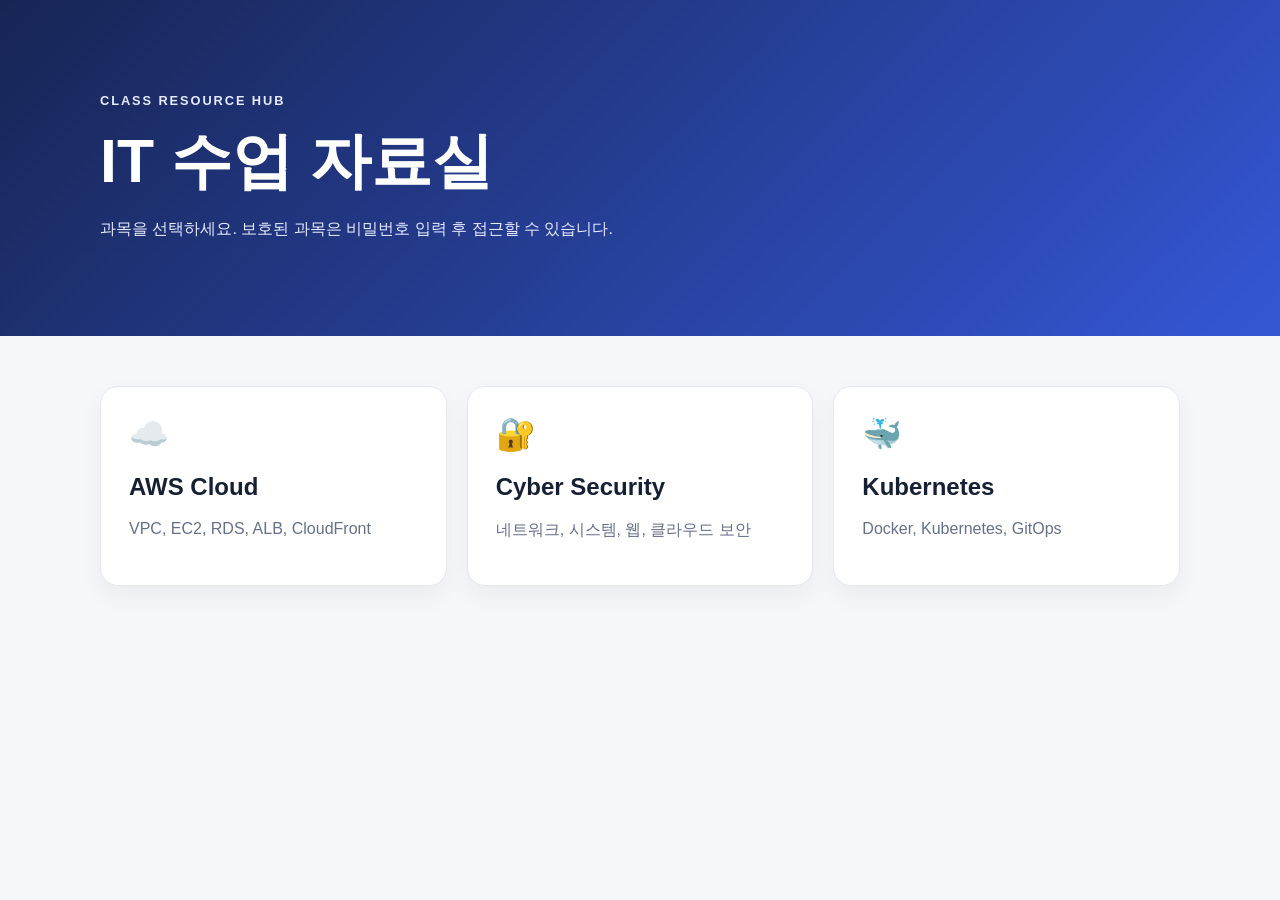
<file: index.html>
<!doctype html><html lang="ko"><head><meta charset="utf-8"><meta name="viewport" content="width=device-width,initial-scale=1"><title>IT 수업 자료실</title><link rel="stylesheet" href="/css/style.css"></head><body><header class="hero"><div class="wrap"><p class="eyebrow">CLASS RESOURCE HUB</p><h1>IT 수업 자료실</h1><p>과목을 선택하세요. 보호된 과목은 비밀번호 입력 후 접근할 수 있습니다.</p></div></header><main class="wrap"><div class="grid"><a class="card" href="/aws/"><span>☁️</span><h2>AWS Cloud</h2><p>VPC, EC2, RDS, ALB, CloudFront</p></a><a class="card" href="/security/"><span>🔐</span><h2>Cyber Security</h2><p>네트워크, 시스템, 웹, 클라우드 보안</p></a><a class="card" href="/kubernetes/"><span>🐳</span><h2>Kubernetes</h2><p>Docker, Kubernetes, GitOps</p></a></div></main></body></html>
</file>
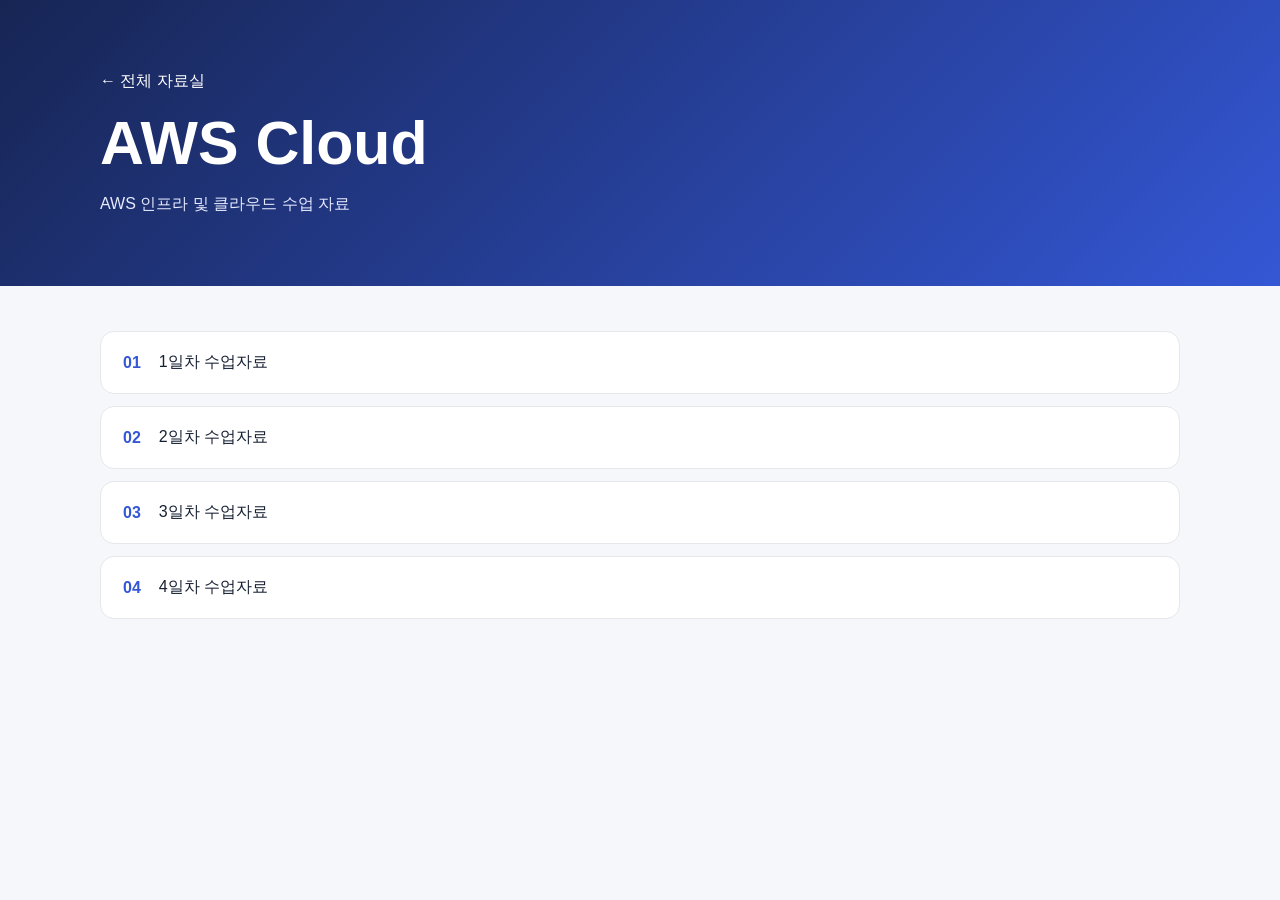
<file: aws/index.html>
<!doctype html><html lang="ko"><head><meta charset="utf-8"><meta name="viewport" content="width=device-width,initial-scale=1"><title>AWS Cloud</title><link rel="stylesheet" href="/css/style.css"></head><body><header class="hero small"><div class="wrap"><p><a class="back" href="/">← 전체 자료실</a></p><h1>AWS Cloud</h1><p>AWS 인프라 및 클라우드 수업 자료</p></div></header><main class="wrap"><section class="list"><a href="https://www.notion.so/" target="_blank"><b>01</b><span>1일차 수업자료</span></a><a href="https://www.notion.so/" target="_blank"><b>02</b><span>2일차 수업자료</span></a><a href="https://www.notion.so/" target="_blank"><b>03</b><span>3일차 수업자료</span></a><a href="https://www.notion.so/" target="_blank"><b>04</b><span>4일차 수업자료</span></a></section></main></body></html>
</file>
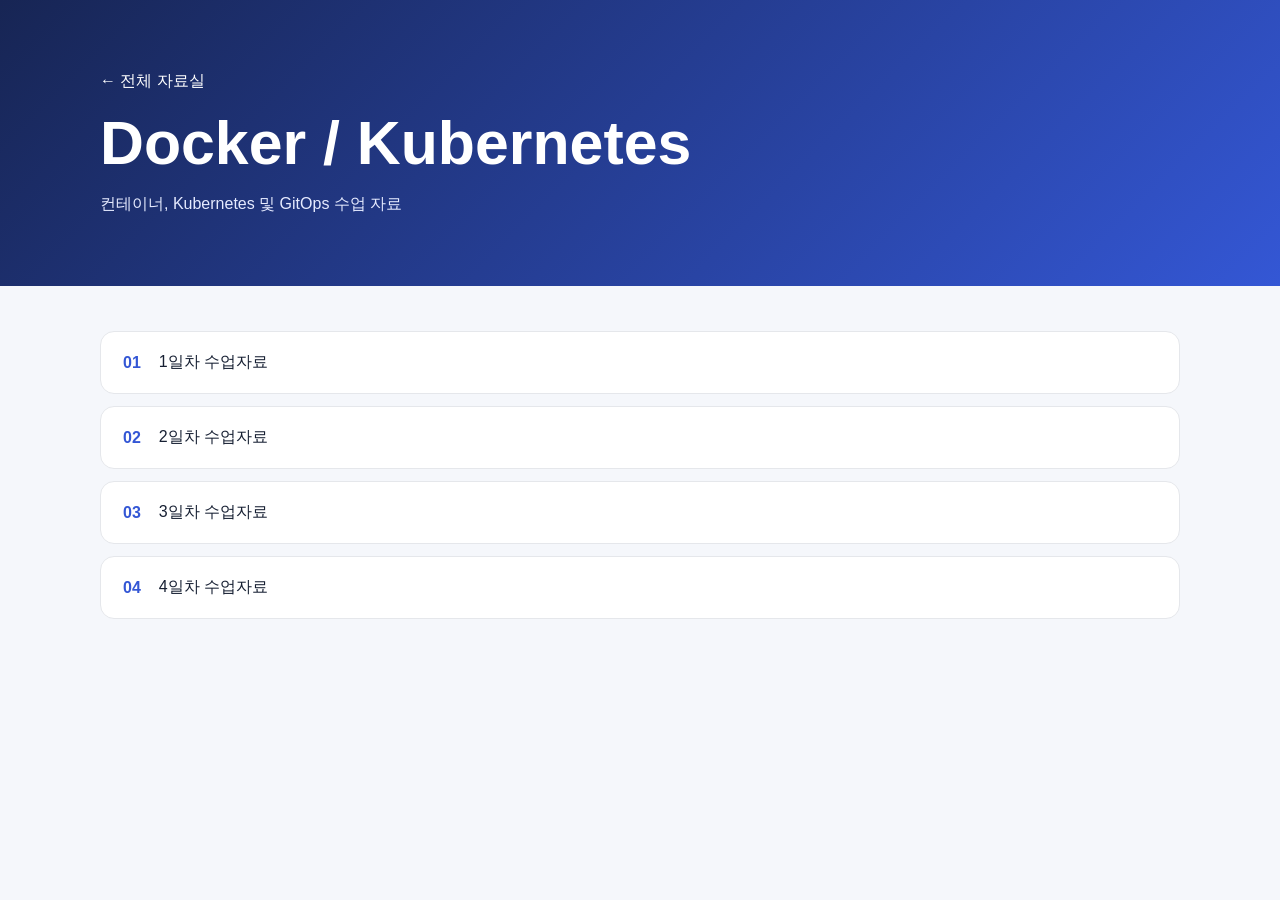
<file: kubernetes/index.html>
<!doctype html><html lang="ko"><head><meta charset="utf-8"><meta name="viewport" content="width=device-width,initial-scale=1"><title>Docker / Kubernetes</title><link rel="stylesheet" href="/css/style.css"></head><body><header class="hero small"><div class="wrap"><p><a class="back" href="/">← 전체 자료실</a></p><h1>Docker / Kubernetes</h1><p>컨테이너, Kubernetes 및 GitOps 수업 자료</p></div></header><main class="wrap"><section class="list"><a href="https://www.notion.so/" target="_blank"><b>01</b><span>1일차 수업자료</span></a><a href="https://www.notion.so/" target="_blank"><b>02</b><span>2일차 수업자료</span></a><a href="https://www.notion.so/" target="_blank"><b>03</b><span>3일차 수업자료</span></a><a href="https://www.notion.so/" target="_blank"><b>04</b><span>4일차 수업자료</span></a></section></main></body></html>
</file>
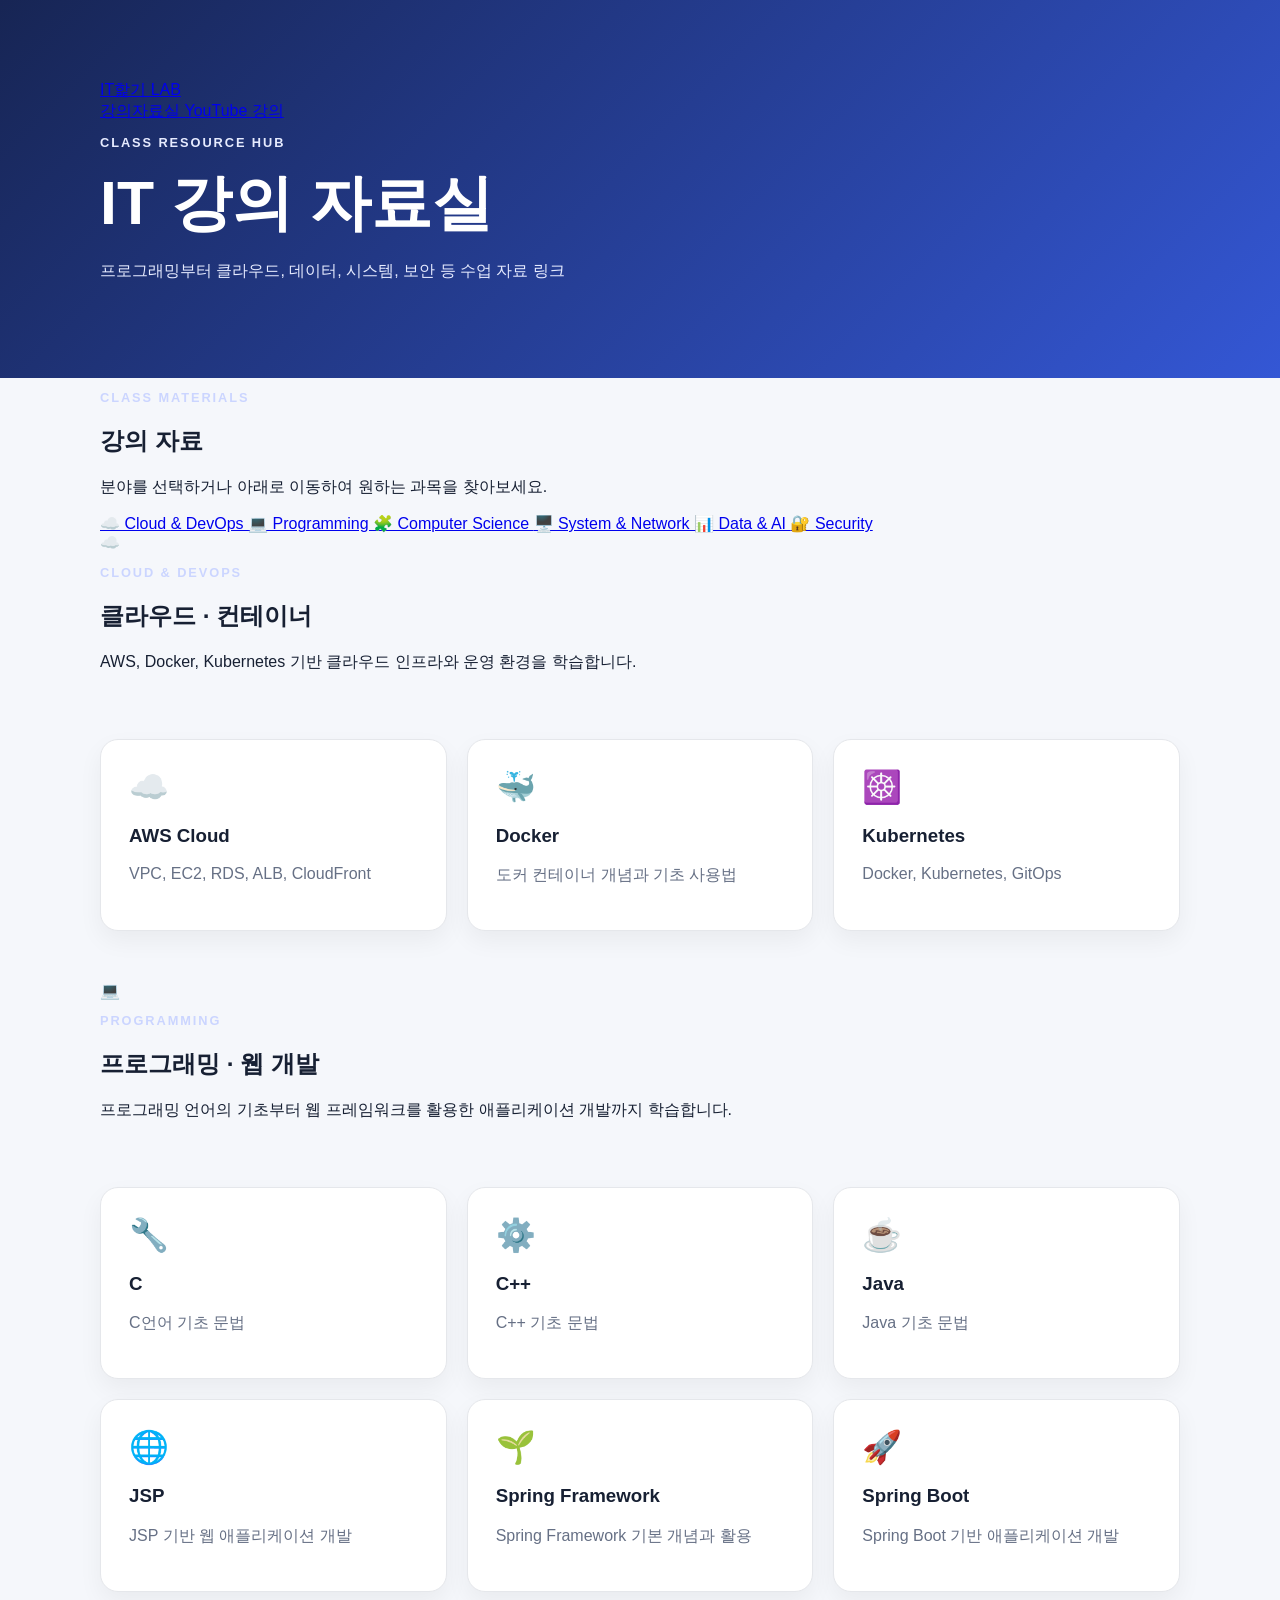
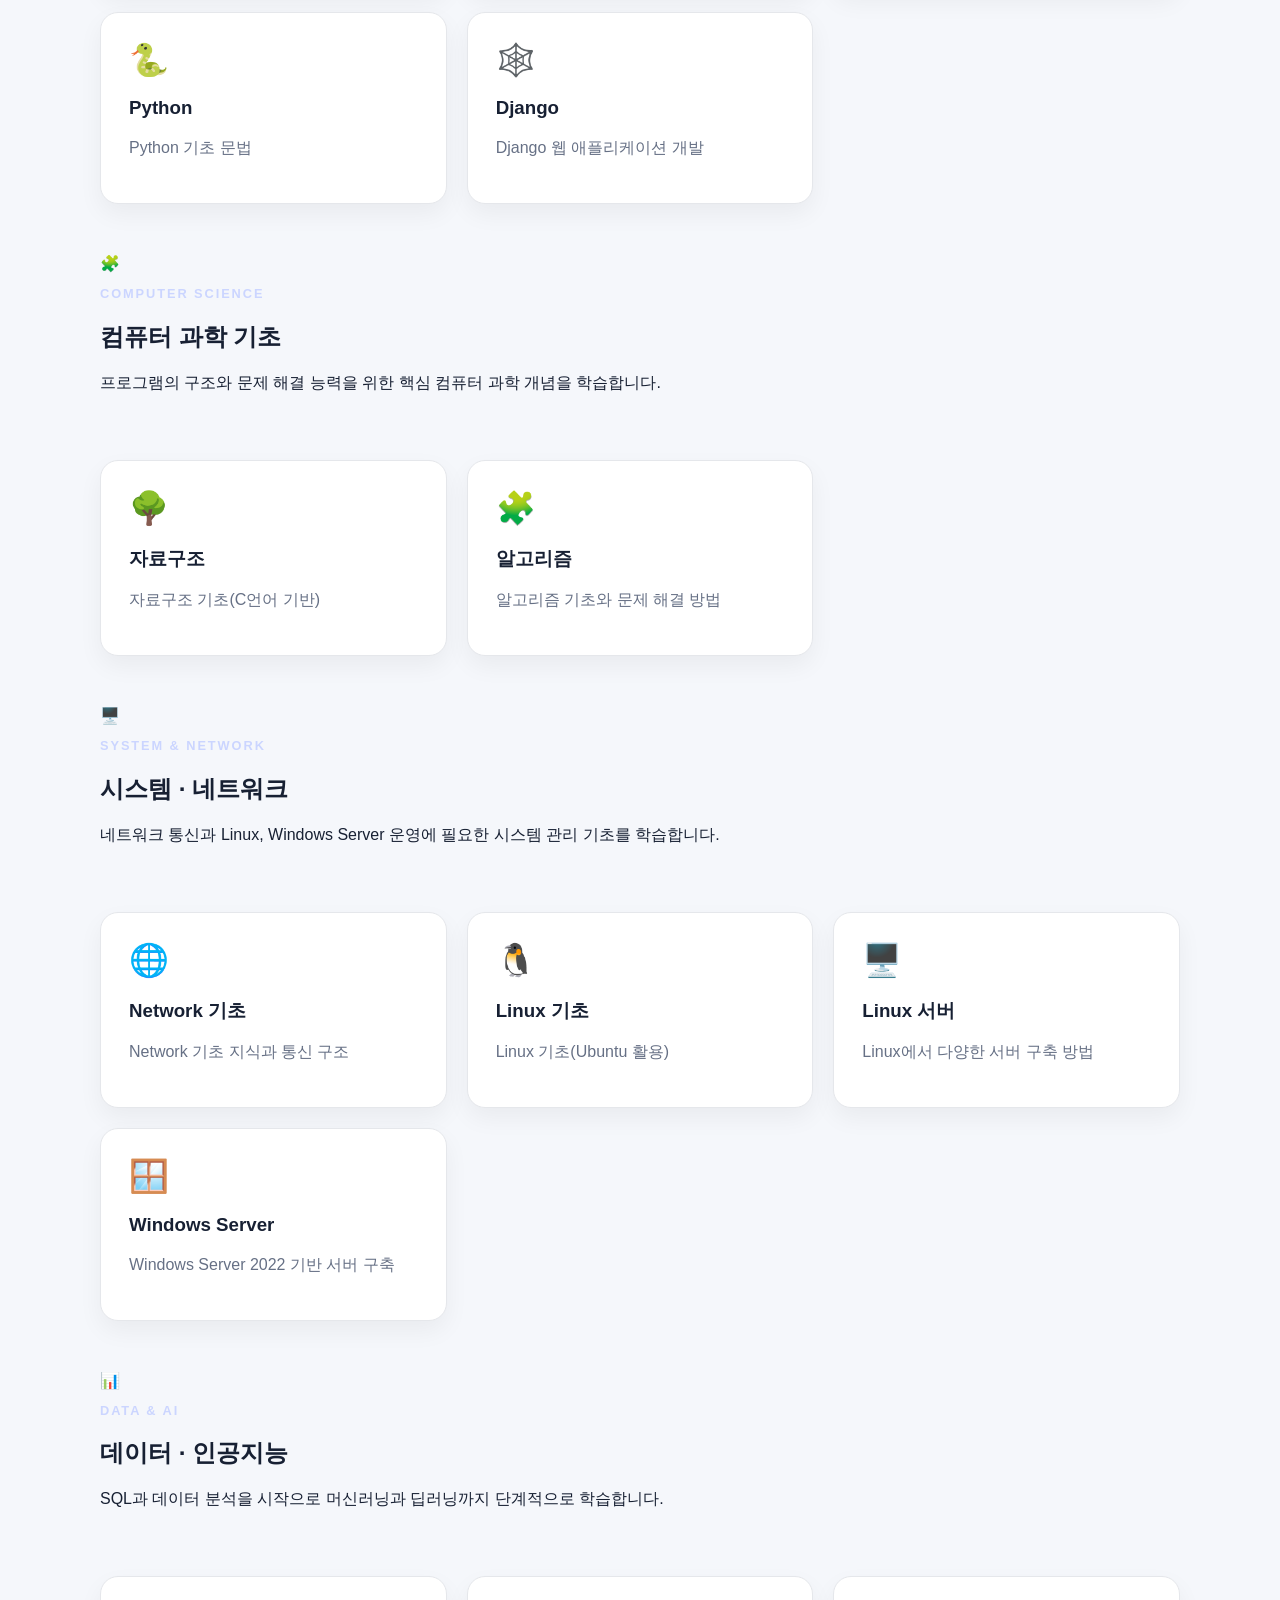
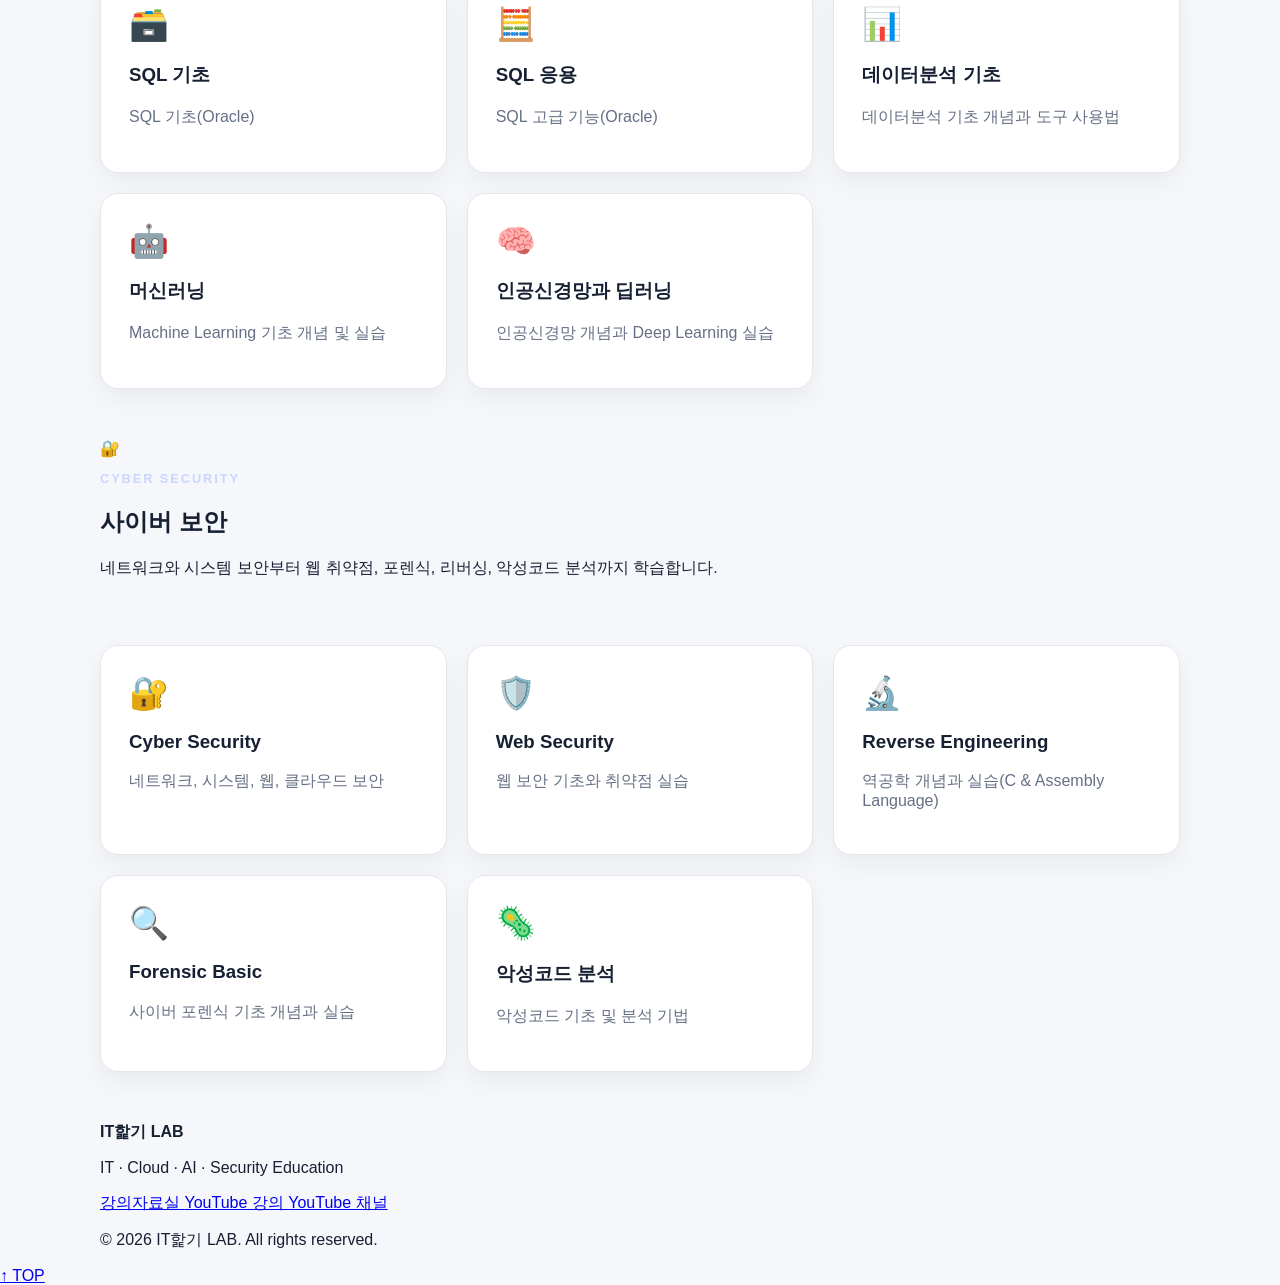
<file: public/index.html>
<!doctype html>
<html lang="ko">

<head>
    <meta charset="utf-8">
    <meta name="viewport" content="width=device-width, initial-scale=1">

    <title>IT핥기 LAB | 강의자료실</title>

    <link rel="stylesheet" href="/css/style.css">
    <link rel="icon" type="image/png" href="/favicon.png">
</head>

<body id="top">

    <!-- =========================
         HERO / HEADER
    ========================== -->
    <header class="hero">
        <div class="wrap">

            <div class="top-nav">

                <a href="/" class="brand">
                    IT핥기 LAB
                </a>

                <nav class="nav-menu" aria-label="주요 메뉴">

                    <a
                        href="/"
                        class="active"
                        aria-current="page"
                    >
                        강의자료실
                    </a>

                    <a href="/youtube/">
                        YouTube 강의
                    </a>

                </nav>

            </div>


            <div class="hero-content">

                <p class="eyebrow">
                    CLASS RESOURCE HUB
                </p>

                <h1>
                    IT 강의 자료실
                </h1>

                <p>
                    프로그래밍부터 클라우드, 데이터, 시스템, 보안 등 수업 자료 링크
                </p>

            </div>

        </div>
    </header>


    <!-- =========================
         MAIN
    ========================== -->
    <main class="wrap">

        <section class="section">

            <div class="section-title">

                <p class="eyebrow dark">
                    CLASS MATERIALS
                </p>

                <h2>
                    강의 자료
                </h2>

                <p>
                    분야를 선택하거나 아래로 이동하여 원하는 과목을 찾아보세요.
                </p>

            </div>


            <!-- 카테고리 바로가기 -->
            <nav class="category-nav" aria-label="강의 카테고리">

                <a href="#cloud">
                    ☁️ Cloud & DevOps
                </a>

                <a href="#programming">
                    💻 Programming
                </a>

                <a href="#computer-science">
                    🧩 Computer Science
                </a>

                <a href="#system-network">
                    🖥️ System & Network
                </a>

                <a href="#data-ai">
                    📊 Data & AI
                </a>

                <a href="#security">
                    🔐 Security
                </a>

            </nav>


            <!-- =========================
                 CLOUD & DEVOPS
            ========================== -->
            <section
                id="cloud"
                class="content-category"
            >

                <div class="content-category-header">

                    <span class="content-category-icon">
                        ☁️
                    </span>

                    <div>

                        <p class="eyebrow dark">
                            CLOUD & DEVOPS
                        </p>

                        <h2>
                            클라우드 · 컨테이너
                        </h2>

                        <p>
                            AWS, Docker, Kubernetes 기반 클라우드 인프라와
                            운영 환경을 학습합니다.
                        </p>

                    </div>

                </div>


                <div class="grid">

                    <a class="card" href="/aws/">
                        <span class="card-icon">☁️</span>
                        <h3>AWS Cloud</h3>
                        <p>VPC, EC2, RDS, ALB, CloudFront</p>
                    </a>

                    <a class="card" href="/docker/">
                        <span class="card-icon">🐳</span>
                        <h3>Docker</h3>
                        <p>도커 컨테이너 개념과 기초 사용법</p>
                    </a>

                    <a class="card" href="/kubernetes/">
                        <span class="card-icon">☸️</span>
                        <h3>Kubernetes</h3>
                        <p>Docker, Kubernetes, GitOps</p>
                    </a>

                </div>

            </section>


            <!-- =========================
                 PROGRAMMING
            ========================== -->
            <section
                id="programming"
                class="content-category"
            >

                <div class="content-category-header">

                    <span class="content-category-icon">
                        💻
                    </span>

                    <div>

                        <p class="eyebrow dark">
                            PROGRAMMING
                        </p>

                        <h2>
                            프로그래밍 · 웹 개발
                        </h2>

                        <p>
                            프로그래밍 언어의 기초부터 웹 프레임워크를 활용한
                            애플리케이션 개발까지 학습합니다.
                        </p>

                    </div>

                </div>


                <div class="grid">

                    <a class="card" href="/c/">
                        <span class="card-icon">🔧</span>
                        <h3>C</h3>
                        <p>C언어 기초 문법</p>
                    </a>

                    <a class="card" href="/cpp/">
                        <span class="card-icon">⚙️</span>
                        <h3>C++</h3>
                        <p>C++ 기초 문법</p>
                    </a>

                    <a class="card" href="/java/">
                        <span class="card-icon">☕</span>
                        <h3>Java</h3>
                        <p>Java 기초 문법</p>
                    </a>

                    <a class="card" href="/jsp/">
                        <span class="card-icon">🌐</span>
                        <h3>JSP</h3>
                        <p>JSP 기반 웹 애플리케이션 개발</p>
                    </a>

                    <a class="card" href="/spring/">
                        <span class="card-icon">🌱</span>
                        <h3>Spring Framework</h3>
                        <p>Spring Framework 기본 개념과 활용</p>
                    </a>

                    <a class="card" href="/springboot/">
                        <span class="card-icon">🚀</span>
                        <h3>Spring Boot</h3>
                        <p>Spring Boot 기반 애플리케이션 개발</p>
                    </a>

                    <a class="card" href="/python/">
                        <span class="card-icon">🐍</span>
                        <h3>Python</h3>
                        <p>Python 기초 문법</p>
                    </a>

                    <a class="card" href="/django/">
                        <span class="card-icon">🕸️</span>
                        <h3>Django</h3>
                        <p>Django 웹 애플리케이션 개발</p>
                    </a>

                </div>

            </section>


            <!-- =========================
                 COMPUTER SCIENCE
            ========================== -->
            <section
                id="computer-science"
                class="content-category"
            >

                <div class="content-category-header">

                    <span class="content-category-icon">
                        🧩
                    </span>

                    <div>

                        <p class="eyebrow dark">
                            COMPUTER SCIENCE
                        </p>

                        <h2>
                            컴퓨터 과학 기초
                        </h2>

                        <p>
                            프로그램의 구조와 문제 해결 능력을 위한
                            핵심 컴퓨터 과학 개념을 학습합니다.
                        </p>

                    </div>

                </div>


                <div class="grid">

                    <a class="card" href="/data-structure/">
                        <span class="card-icon">🌳</span>
                        <h3>자료구조</h3>
                        <p>자료구조 기초(C언어 기반)</p>
                    </a>

                    <a class="card" href="/algo/">
                        <span class="card-icon">🧩</span>
                        <h3>알고리즘</h3>
                        <p>알고리즘 기초와 문제 해결 방법</p>
                    </a>

                </div>

            </section>


            <!-- =========================
                 SYSTEM & NETWORK
            ========================== -->
            <section
                id="system-network"
                class="content-category"
            >

                <div class="content-category-header">

                    <span class="content-category-icon">
                        🖥️
                    </span>

                    <div>

                        <p class="eyebrow dark">
                            SYSTEM & NETWORK
                        </p>

                        <h2>
                            시스템 · 네트워크
                        </h2>

                        <p>
                            네트워크 통신과 Linux, Windows Server 운영에 필요한
                            시스템 관리 기초를 학습합니다.
                        </p>

                    </div>

                </div>


                <div class="grid">

                    <a class="card" href="/network/">
                        <span class="card-icon">🌐</span>
                        <h3>Network 기초</h3>
                        <p>Network 기초 지식과 통신 구조</p>
                    </a>

                    <a class="card" href="/linux1/">
                        <span class="card-icon">🐧</span>
                        <h3>Linux 기초</h3>
                        <p>Linux 기초(Ubuntu 활용)</p>
                    </a>

                    <a class="card" href="/linux2/">
                        <span class="card-icon">🖥️</span>
                        <h3>Linux 서버</h3>
                        <p>Linux에서 다양한 서버 구축 방법</p>
                    </a>

                    <a class="card" href="/winsrv/">
                        <span class="card-icon">🪟</span>
                        <h3>Windows Server</h3>
                        <p>Windows Server 2022 기반 서버 구축</p>
                    </a>

                </div>

            </section>


            <!-- =========================
                 DATA & AI
            ========================== -->
            <section
                id="data-ai"
                class="content-category"
            >

                <div class="content-category-header">

                    <span class="content-category-icon">
                        📊
                    </span>

                    <div>

                        <p class="eyebrow dark">
                            DATA & AI
                        </p>

                        <h2>
                            데이터 · 인공지능
                        </h2>

                        <p>
                            SQL과 데이터 분석을 시작으로 머신러닝과
                            딥러닝까지 단계적으로 학습합니다.
                        </p>

                    </div>

                </div>


                <div class="grid">

                    <a class="card" href="/sql1/">
                        <span class="card-icon">🗃️</span>
                        <h3>SQL 기초</h3>
                        <p>SQL 기초(Oracle)</p>
                    </a>

                    <a class="card" href="/sql2/">
                        <span class="card-icon">🧮</span>
                        <h3>SQL 응용</h3>
                        <p>SQL 고급 기능(Oracle)</p>
                    </a>

                    <a class="card" href="/da/">
                        <span class="card-icon">📊</span>
                        <h3>데이터분석 기초</h3>
                        <p>데이터분석 기초 개념과 도구 사용법</p>
                    </a>

                    <a class="card" href="/ml/">
                        <span class="card-icon">🤖</span>
                        <h3>머신러닝</h3>
                        <p>Machine Learning 기초 개념 및 실습</p>
                    </a>

                    <a class="card" href="/dl/">
                        <span class="card-icon">🧠</span>
                        <h3>인공신경망과 딥러닝</h3>
                        <p>인공신경망 개념과 Deep Learning 실습</p>
                    </a>

                </div>

            </section>


            <!-- =========================
                 SECURITY
            ========================== -->
            <section
                id="security"
                class="content-category"
            >

                <div class="content-category-header">

                    <span class="content-category-icon">
                        🔐
                    </span>

                    <div>

                        <p class="eyebrow dark">
                            CYBER SECURITY
                        </p>

                        <h2>
                            사이버 보안
                        </h2>

                        <p>
                            네트워크와 시스템 보안부터 웹 취약점,
                            포렌식, 리버싱, 악성코드 분석까지 학습합니다.
                        </p>

                    </div>

                </div>


                <div class="grid">

                    <a class="card" href="/cyber/">
                        <span class="card-icon">🔐</span>
                        <h3>Cyber Security</h3>
                        <p>네트워크, 시스템, 웹, 클라우드 보안</p>
                    </a>

                    <a class="card" href="/ws/">
                        <span class="card-icon">🛡️</span>
                        <h3>Web Security</h3>
                        <p>웹 보안 기초와 취약점 실습</p>
                    </a>

                    <a class="card" href="/rev/">
                        <span class="card-icon">🔬</span>
                        <h3>Reverse Engineering</h3>
                        <p>역공학 개념과 실습(C & Assembly Language)</p>
                    </a>

                    <a class="card" href="/fb/">
                        <span class="card-icon">🔍</span>
                        <h3>Forensic Basic</h3>
                        <p>사이버 포렌식 기초 개념과 실습</p>
                    </a>

                    <a class="card" href="/ma/">
                        <span class="card-icon">🦠</span>
                        <h3>악성코드 분석</h3>
                        <p>악성코드 기초 및 분석 기법</p>
                    </a>

                </div>

            </section>

        </section>

    </main>


    <!-- =========================
         FOOTER
    ========================== -->
    <footer class="footer">

        <div class="wrap footer-inner">

            <div class="footer-brand">

                <strong>
                    IT핥기 LAB
                </strong>

                <p>
                    IT · Cloud · AI · Security Education
                </p>

            </div>


            <div class="footer-links">

                <a href="/">
                    강의자료실
                </a>

                <a href="/youtube/">
                    YouTube 강의
                </a>

                <a
                    href="https://www.youtube.com/@ithotgi"
                    target="_blank"
                    rel="noopener"
                >
                    YouTube 채널
                </a>

            </div>

        </div>


        <div class="wrap footer-bottom">

            <p>
                © 2026 IT핥기 LAB. All rights reserved.
            </p>

        </div>

    </footer>
    
    <!-- 맨 위로 이동 -->
    <a
        href="#top"
        class="scroll-top"
        aria-label="맨 위로 이동"
    >
        <span>↑</span>
        <span class="scroll-top-text">TOP</span>
    </a>
</body>

</html>
</file>
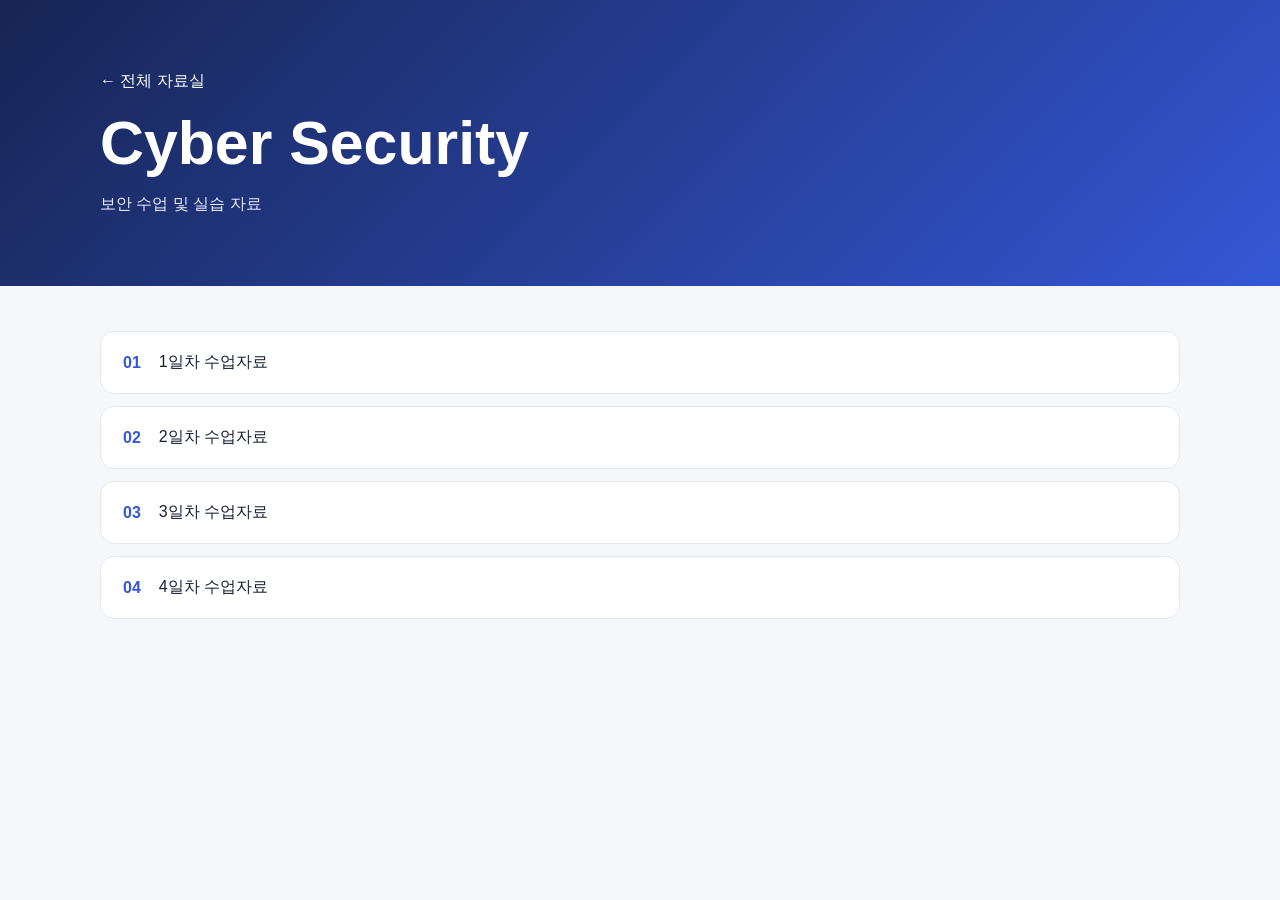
<file: security/index.html>
<!doctype html><html lang="ko"><head><meta charset="utf-8"><meta name="viewport" content="width=device-width,initial-scale=1"><title>Cyber Security</title><link rel="stylesheet" href="/css/style.css"></head><body><header class="hero small"><div class="wrap"><p><a class="back" href="/">← 전체 자료실</a></p><h1>Cyber Security</h1><p>보안 수업 및 실습 자료</p></div></header><main class="wrap"><section class="list"><a href="https://www.notion.so/" target="_blank"><b>01</b><span>1일차 수업자료</span></a><a href="https://www.notion.so/" target="_blank"><b>02</b><span>2일차 수업자료</span></a><a href="https://www.notion.so/" target="_blank"><b>03</b><span>3일차 수업자료</span></a><a href="https://www.notion.so/" target="_blank"><b>04</b><span>4일차 수업자료</span></a></section></main></body></html>
</file>
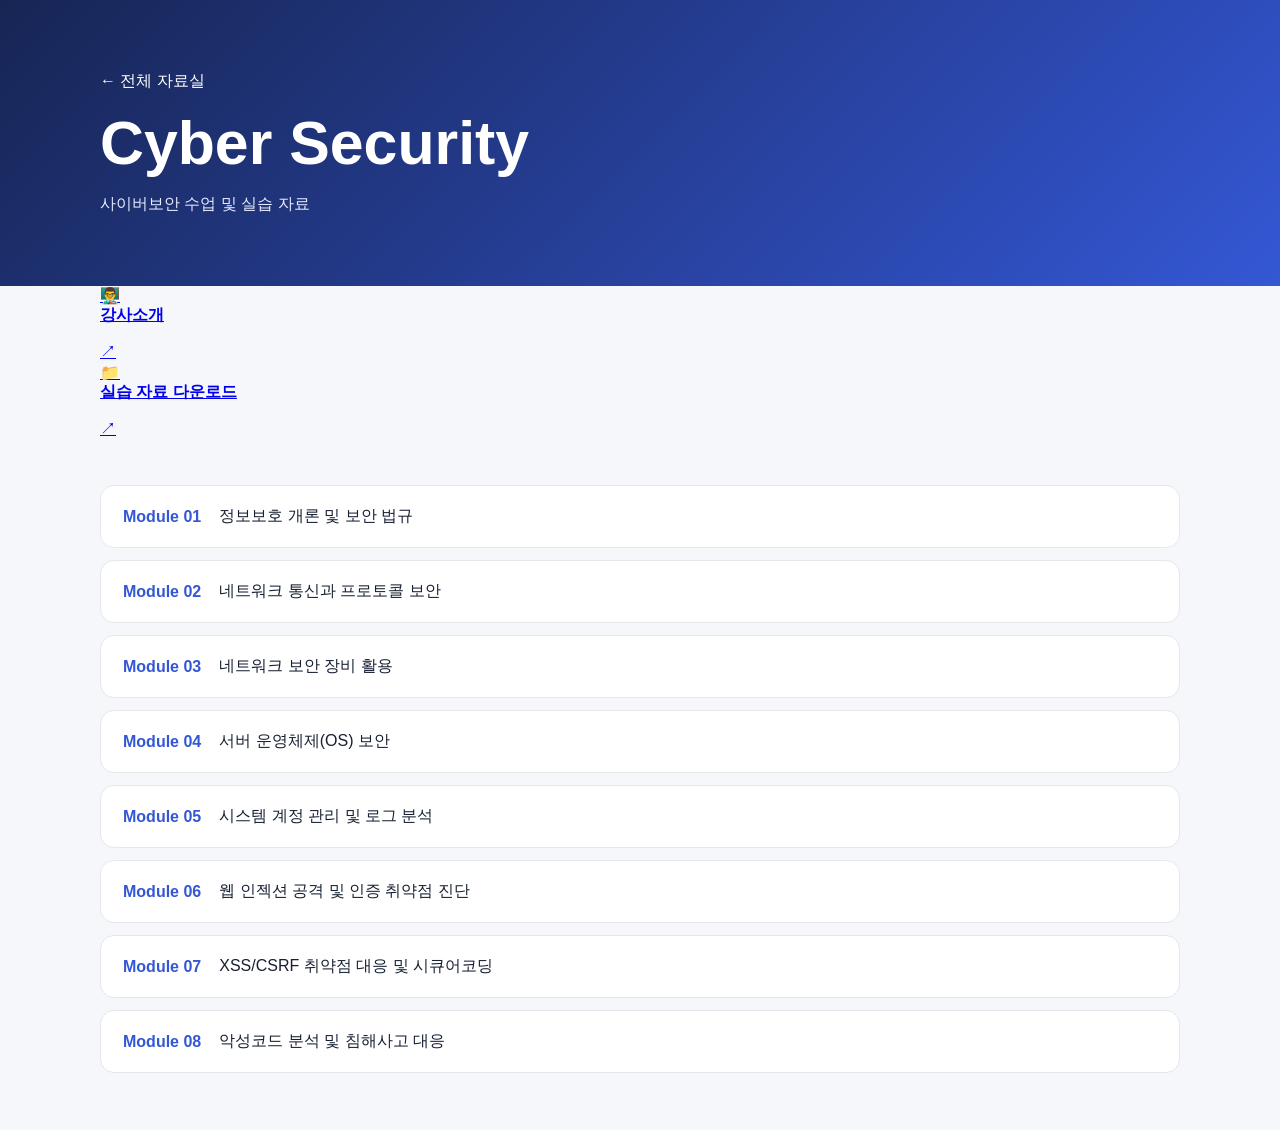
<file: public/cyber/index.html>
<!doctype html>
<html lang="ko">
<head>
  <meta charset="utf-8">
  <meta name="viewport" content="width=device-width, initial-scale=1">

  <title>Cyber Security</title>

  <link rel="stylesheet" href="/css/style.css">
</head>

<body>

  <header class="hero small">
    <div class="wrap">

      <p>
        <a class="back" href="/">
          ← 전체 자료실
        </a>
      </p>

      <h1>Cyber Security</h1>

      <p>
        사이버보안 수업 및 실습 자료
      </p>

    </div>
  </header>

  <main class="wrap">
    <!-- =========================
         Instructor
    ========================== -->
    <section class="resource-link">

        <a
            href="https://swamp-sneezeweed-9f3.notion.site/2476223761708045b544c2faad160bea"
            target="_blank"
            rel="noopener"
        >
            <span class="resource-icon">
                👨‍🏫
            </span>

            <div>
                <strong>
                    강사소개
                </strong>
            </div>
            <p>
                    
            </p>
            <span class="resource-arrow">
                ↗
            </span>
        </a>

    </section>

    <!-- =========================
         Google Drive
    ========================== -->
    <section class="resource-link">

        <a
            href="https://drive.google.com/drive/folders/1GwBp4Ds7ty3u792T4eWx-MDPhoX_d9TV"
            target="_blank"
            rel="noopener"
        >
            <span class="resource-icon">
                📁
            </span>

            <div>
                <strong>
                    실습 자료 다운로드
                </strong>

                <p>
                    
                </p>
            </div>

            <span class="resource-arrow">
                ↗
            </span>
        </a>

    </section>

    <section class="list">

      <a
        href="https://swamp-sneezeweed-9f3.notion.site/3c062237617080188a40d85da80b771e"
        target="_blank"
        rel="noopener"
      >
        <b>Module 01</b>
        <span>정보보호 개론 및 보안 법규</span>
      </a>

      <a
        href="https://swamp-sneezeweed-9f3.notion.site/3c06223761708063b749cdbdf73a9336"
        target="_blank"
        rel="noopener"
      >
        <b>Module 02</b>
        <span>네트워크 통신과 프로토콜 보안</span>
      </a>

      <a
        href="https://swamp-sneezeweed-9f3.notion.site/3c0622376170807d9969f2001846413e"
        target="_blank"
        rel="noopener"
      >
        <b>Module 03</b>
        <span>네트워크 보안 장비 활용</span>
      </a>

      <a
        href="https://swamp-sneezeweed-9f3.notion.site/OS-3c062237617080048f23dc4f82bdbfd8"
        target="_blank"
        rel="noopener"
      >
        <b>Module 04</b>
        <span>서버 운영체제(OS) 보안</span>
      </a>

      <a
        href="https://swamp-sneezeweed-9f3.notion.site/3c062237617080cdb096dc894e994a02"
        target="_blank"
        rel="noopener"
      >
        <b>Module 05</b>
        <span>시스템 계정 관리 및 로그 분석</span>
      </a>

      <a
        href="https://swamp-sneezeweed-9f3.notion.site/3c0622376170800782b9deb7dca00683"
        target="_blank"
        rel="noopener"
      >
        <b>Module 06</b>
        <span>웹 인젝션 공격 및 인증 취약점 진단</span>
      </a>

      <a
        href="https://swamp-sneezeweed-9f3.notion.site/XSS-CSRF-3c0622376170805682eee76264ea7bb9"
        target="_blank"
        rel="noopener"
      >
        <b>Module 07</b>
        <span>XSS/CSRF 취약점 대응 및 시큐어코딩</span>
      </a>

      <a
        href="https://swamp-sneezeweed-9f3.notion.site/3c0622376170808f9d8acc35d46b123c"
        target="_blank"
        rel="noopener"
      >
        <b>Module 08</b>
        <span>악성코드 분석 및 침해사고 대응</span>
      </a>

    </section>

  </main>

</body>
</html>
</file>
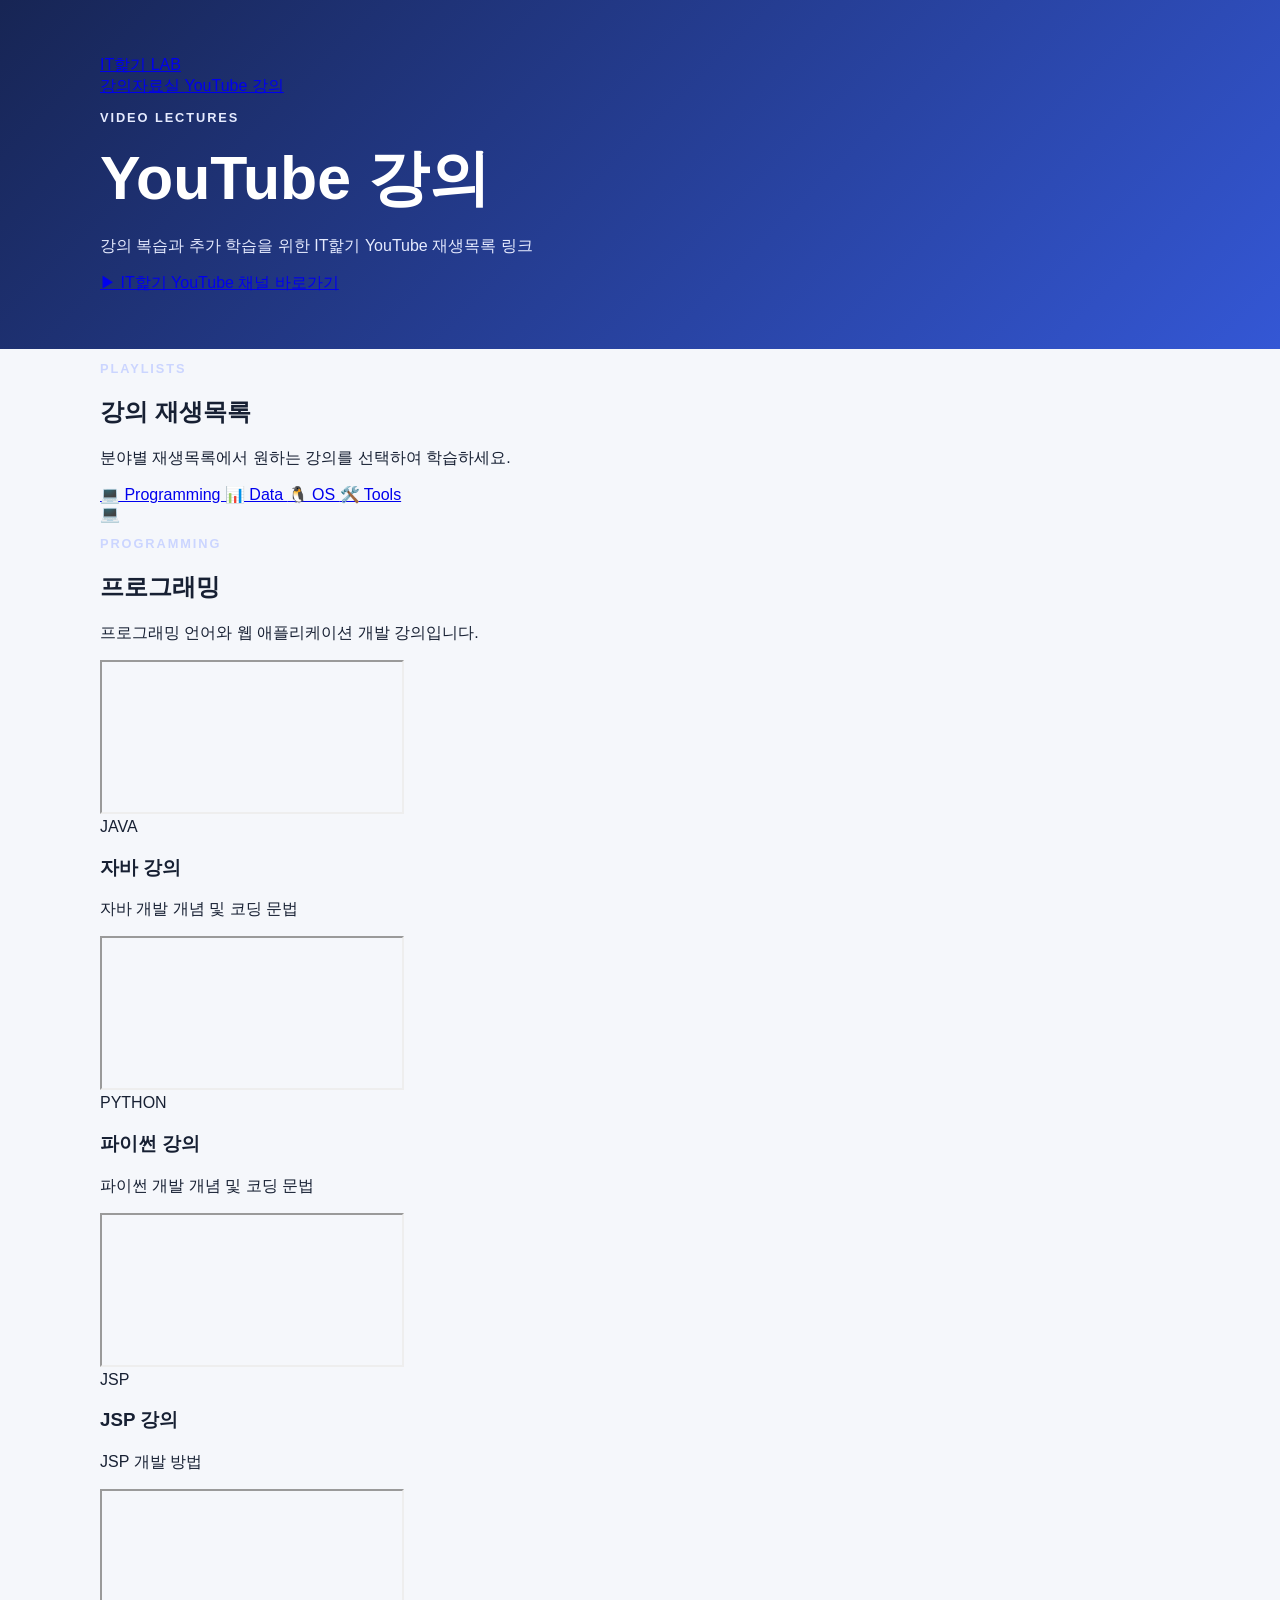
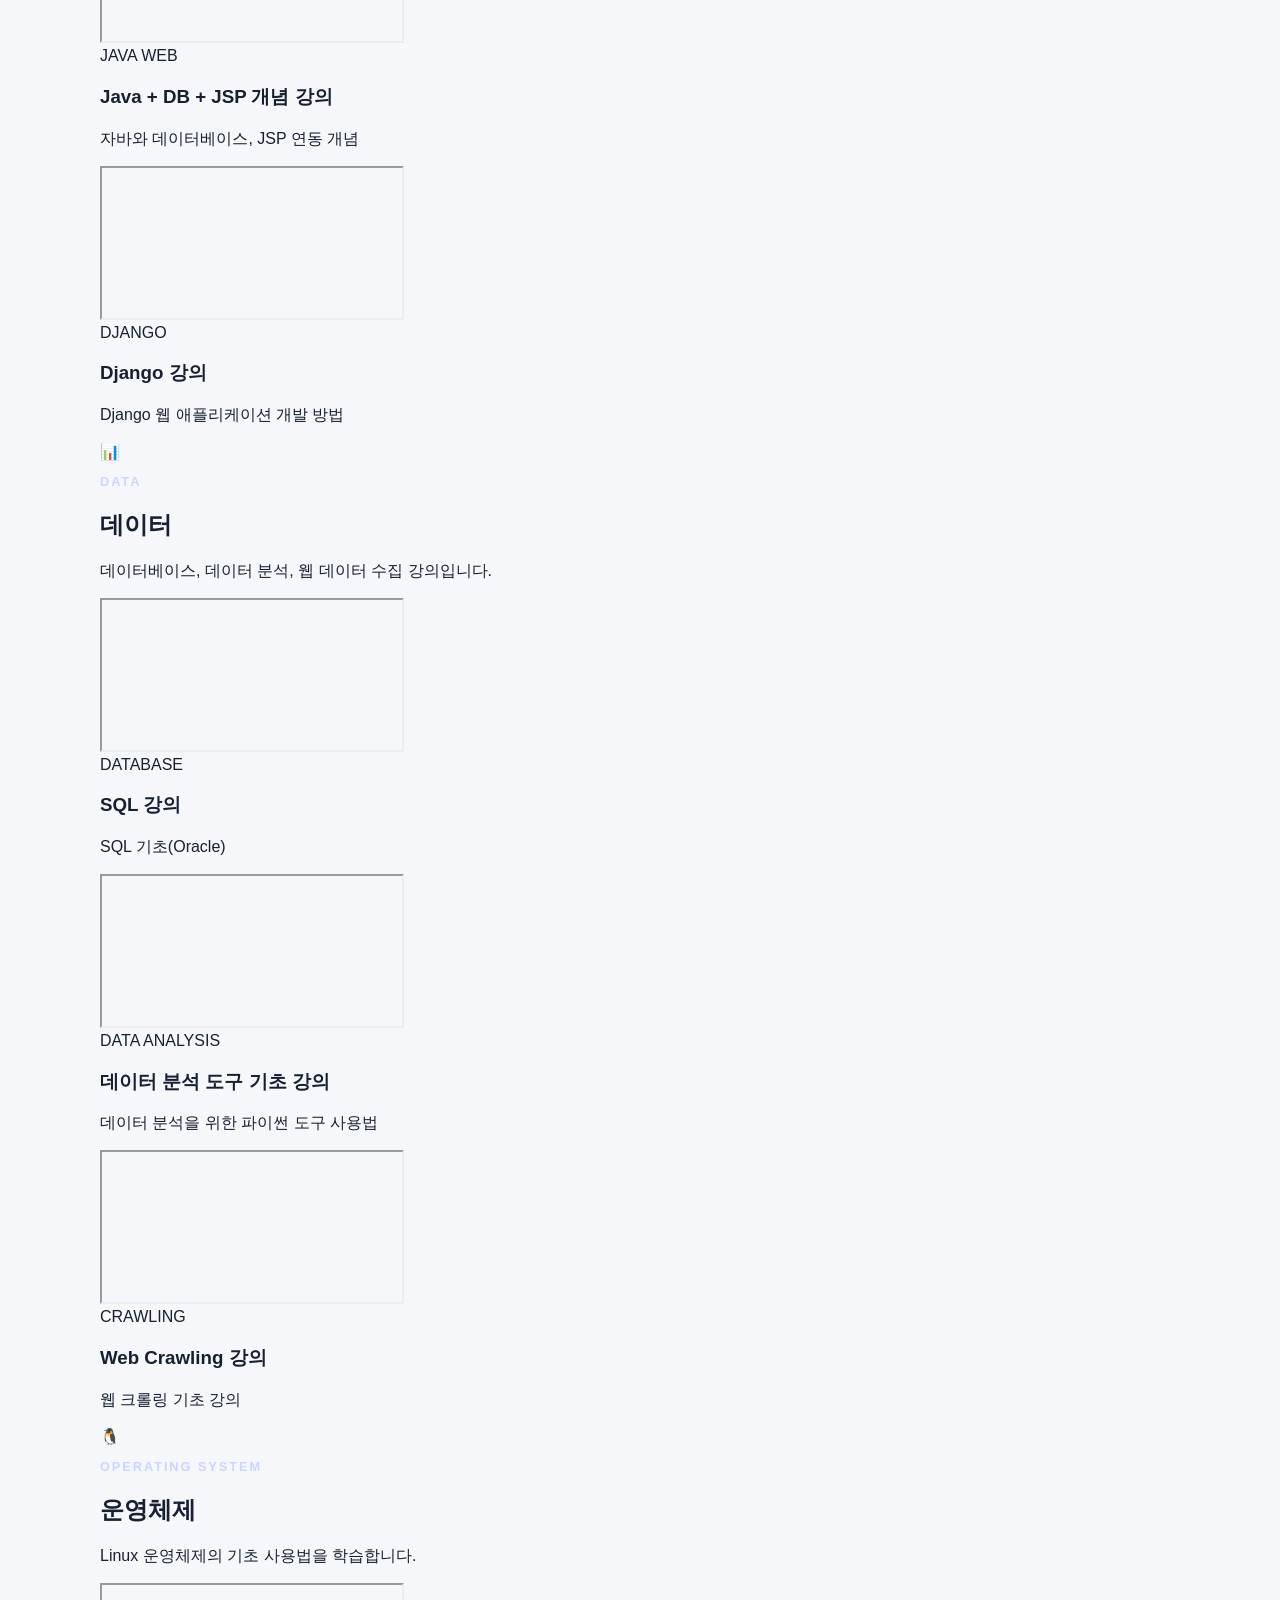
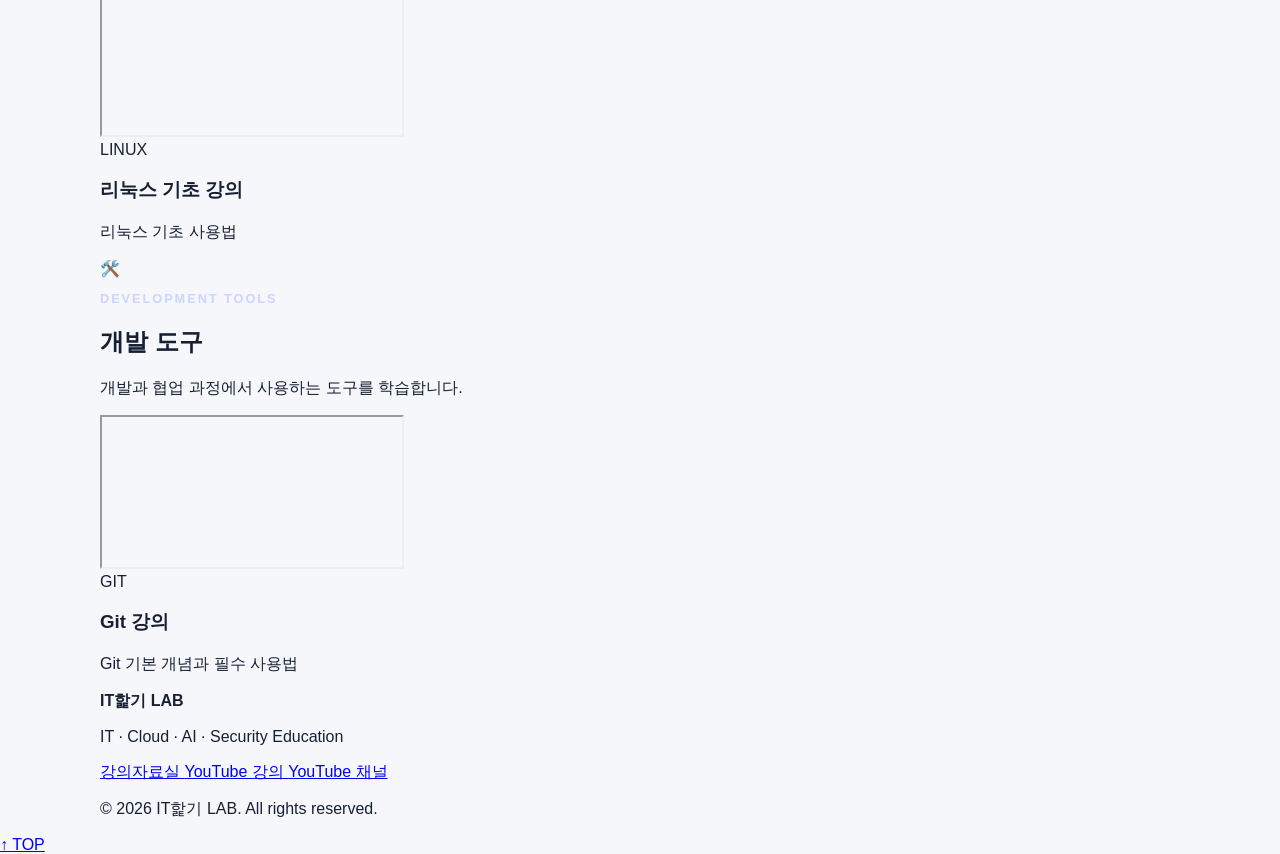
<file: public/youtube/index.html>
<!doctype html>
<html lang="ko">

<head>
    <meta charset="utf-8">
    <meta name="viewport" content="width=device-width, initial-scale=1">

    <title>YouTube 강의 | IT핥기 LAB</title>

    <link rel="stylesheet" href="/css/style.css">
    <link rel="icon" type="image/png" href="/favicon.png">
</head>

<body id="top">

    <!-- =========================
         HERO / HEADER
    ========================== -->
    <header class="hero small">

        <div class="wrap">

            <div class="top-nav">

                <a href="/" class="brand">
                    IT핥기 LAB
                </a>

                <nav class="nav-menu" aria-label="주요 메뉴">

                    <a href="/">
                        강의자료실
                    </a>

                    <a
                        href="/youtube/"
                        class="active"
                        aria-current="page"
                    >
                        YouTube 강의
                    </a>

                </nav>

            </div>


            <div class="hero-content">

                <p class="eyebrow">
                    VIDEO LECTURES
                </p>

                <h1>
                    YouTube 강의
                </h1>

                <p>
                    강의 복습과 추가 학습을 위한 IT핥기 YouTube 재생목록 링크
                </p>

                <a
                    href="https://www.youtube.com/@ithotgi"
                    target="_blank"
                    rel="noopener"
                    class="hero-channel-link"
                >
                    ▶ IT핥기 YouTube 채널 바로가기
                </a>

            </div>

        </div>

    </header>


    <!-- =========================
         MAIN
    ========================== -->
    <main class="wrap">

        <section class="section">

            <div class="section-title">

                <p class="eyebrow dark">
                    PLAYLISTS
                </p>

                <h2>
                    강의 재생목록
                </h2>

                <p>
                    분야별 재생목록에서 원하는 강의를 선택하여 학습하세요.
                </p>

            </div>


            <!-- 카테고리 바로가기 -->
            <nav class="category-nav" aria-label="YouTube 강의 카테고리">

                <a href="#programming">
                    💻 Programming
                </a>

                <a href="#data">
                    📊 Data
                </a>

                <a href="#os">
                    🐧 OS
                </a>

                <a href="#tools">
                    🛠️ Tools
                </a>

            </nav>


            <!-- =========================
                 PROGRAMMING
            ========================== -->
            <section
                id="programming"
                class="content-category"
            >

                <div class="content-category-header">

                    <span class="content-category-icon">
                        💻
                    </span>

                    <div>

                        <p class="eyebrow dark">
                            PROGRAMMING
                        </p>

                        <h2>
                            프로그래밍
                        </h2>

                        <p>
                            프로그래밍 언어와 웹 애플리케이션 개발 강의입니다.
                        </p>

                    </div>

                </div>


                <div class="youtube-grid">

                    <!-- Java -->
                    <article class="youtube-playlist-card">

                        <div class="video-wrapper">

                            <iframe
                                src="https://www.youtube.com/embed/videoseries?list=PLpzDq-W37heRkx-B5U7w-_cO6PDw063dW"
                                title="Java 강의 재생목록"
                                loading="lazy"
                                referrerpolicy="strict-origin-when-cross-origin"
                                allow="accelerometer; autoplay; clipboard-write; encrypted-media; gyroscope; picture-in-picture; web-share"
                                allowfullscreen>
                            </iframe>

                        </div>

                        <div class="youtube-content">

                            <span class="youtube-category">
                                JAVA
                            </span>

                            <h3>
                                자바 강의
                            </h3>

                            <p>
                                자바 개발 개념 및 코딩 문법
                            </p>

                        </div>

                    </article>


                    <!-- Python -->
                    <article class="youtube-playlist-card">

                        <div class="video-wrapper">

                            <iframe
                                src="https://www.youtube.com/embed/videoseries?list=PLpzDq-W37heRclYB7FYI_WoXE2N-7zSl5"
                                title="Python 강의 재생목록"
                                loading="lazy"
                                referrerpolicy="strict-origin-when-cross-origin"
                                allow="accelerometer; autoplay; clipboard-write; encrypted-media; gyroscope; picture-in-picture; web-share"
                                allowfullscreen>
                            </iframe>

                        </div>

                        <div class="youtube-content">

                            <span class="youtube-category">
                                PYTHON
                            </span>

                            <h3>
                                파이썬 강의
                            </h3>

                            <p>
                                파이썬 개발 개념 및 코딩 문법
                            </p>

                        </div>

                    </article>


                    <!-- JSP -->
                    <article class="youtube-playlist-card">

                        <div class="video-wrapper">

                            <iframe
                                src="https://www.youtube.com/embed/videoseries?list=PLpzDq-W37heQmbi8MP9l7QAs64ZP_fzeF"
                                title="JSP 강의 재생목록"
                                loading="lazy"
                                referrerpolicy="strict-origin-when-cross-origin"
                                allow="accelerometer; autoplay; clipboard-write; encrypted-media; gyroscope; picture-in-picture; web-share"
                                allowfullscreen>
                            </iframe>

                        </div>

                        <div class="youtube-content">

                            <span class="youtube-category">
                                JSP
                            </span>

                            <h3>
                                JSP 강의
                            </h3>

                            <p>
                                JSP 개발 방법
                            </p>

                        </div>

                    </article>


                    <!-- Java + DB + JSP -->
                    <article class="youtube-playlist-card">

                        <div class="video-wrapper">

                            <iframe
                                src="https://www.youtube.com/embed/videoseries?list=PLpzDq-W37heQmbi8MP9l7QAs64ZP_fzeF"
                                title="Java DB JSP 개념 강의 재생목록"
                                loading="lazy"
                                referrerpolicy="strict-origin-when-cross-origin"
                                allow="accelerometer; autoplay; clipboard-write; encrypted-media; gyroscope; picture-in-picture; web-share"
                                allowfullscreen>
                            </iframe>

                        </div>

                        <div class="youtube-content">

                            <span class="youtube-category">
                                JAVA WEB
                            </span>

                            <h3>
                                Java + DB + JSP 개념 강의
                            </h3>

                            <p>
                                자바와 데이터베이스, JSP 연동 개념
                            </p>

                        </div>

                    </article>


                    <!-- Django -->
                    <article class="youtube-playlist-card">

                        <div class="video-wrapper">

                            <iframe
                                src="https://www.youtube.com/embed/videoseries?list=PLpzDq-W37heQVO-5JnVMp1blZH3M0lo5Z"
                                title="Django 강의 재생목록"
                                loading="lazy"
                                referrerpolicy="strict-origin-when-cross-origin"
                                allow="accelerometer; autoplay; clipboard-write; encrypted-media; gyroscope; picture-in-picture; web-share"
                                allowfullscreen>
                            </iframe>

                        </div>

                        <div class="youtube-content">

                            <span class="youtube-category">
                                DJANGO
                            </span>

                            <h3>
                                Django 강의
                            </h3>

                            <p>
                                Django 웹 애플리케이션 개발 방법
                            </p>

                        </div>

                    </article>

                </div>

            </section>


            <!-- =========================
                 DATA
            ========================== -->
            <section
                id="data"
                class="content-category"
            >

                <div class="content-category-header">

                    <span class="content-category-icon">
                        📊
                    </span>

                    <div>

                        <p class="eyebrow dark">
                            DATA
                        </p>

                        <h2>
                            데이터
                        </h2>

                        <p>
                            데이터베이스, 데이터 분석, 웹 데이터 수집 강의입니다.
                        </p>

                    </div>

                </div>


                <div class="youtube-grid">

                    <!-- SQL -->
                    <article class="youtube-playlist-card">

                        <div class="video-wrapper">

                            <iframe
                                src="https://www.youtube.com/embed/videoseries?list=PLpzDq-W37heTPcMzb2pOwhKZUdSmlkOqC"
                                title="SQL Oracle 강의 재생목록"
                                loading="lazy"
                                referrerpolicy="strict-origin-when-cross-origin"
                                allow="accelerometer; autoplay; clipboard-write; encrypted-media; gyroscope; picture-in-picture; web-share"
                                allowfullscreen>
                            </iframe>

                        </div>

                        <div class="youtube-content">

                            <span class="youtube-category">
                                DATABASE
                            </span>

                            <h3>
                                SQL 강의
                            </h3>

                            <p>
                                SQL 기초(Oracle)
                            </p>

                        </div>

                    </article>


                    <!-- 데이터 분석 -->
                    <article class="youtube-playlist-card">

                        <div class="video-wrapper">

                            <iframe
                                src="https://www.youtube.com/embed/videoseries?list=PLpzDq-W37heTSebtxqWcT6LnII8mQlkzD"
                                title="데이터 분석 도구 강의 재생목록"
                                loading="lazy"
                                referrerpolicy="strict-origin-when-cross-origin"
                                allow="accelerometer; autoplay; clipboard-write; encrypted-media; gyroscope; picture-in-picture; web-share"
                                allowfullscreen>
                            </iframe>

                        </div>

                        <div class="youtube-content">

                            <span class="youtube-category">
                                DATA ANALYSIS
                            </span>

                            <h3>
                                데이터 분석 도구 기초 강의
                            </h3>

                            <p>
                                데이터 분석을 위한 파이썬 도구 사용법
                            </p>

                        </div>

                    </article>


                    <!-- Web Crawling -->
                    <article class="youtube-playlist-card">

                        <div class="video-wrapper">

                            <iframe
                                src="https://www.youtube.com/embed/videoseries?list=PLpzDq-W37heTmIJBXTWQVQNnhvNO1OXG2"
                                title="Web Crawling 강의 재생목록"
                                loading="lazy"
                                referrerpolicy="strict-origin-when-cross-origin"
                                allow="accelerometer; autoplay; clipboard-write; encrypted-media; gyroscope; picture-in-picture; web-share"
                                allowfullscreen>
                            </iframe>

                        </div>

                        <div class="youtube-content">

                            <span class="youtube-category">
                                CRAWLING
                            </span>

                            <h3>
                                Web Crawling 강의
                            </h3>

                            <p>
                                웹 크롤링 기초 강의
                            </p>

                        </div>

                    </article>

                </div>

            </section>


            <!-- =========================
                 OS
            ========================== -->
            <section
                id="os"
                class="content-category"
            >

                <div class="content-category-header">

                    <span class="content-category-icon">
                        🐧
                    </span>

                    <div>

                        <p class="eyebrow dark">
                            OPERATING SYSTEM
                        </p>

                        <h2>
                            운영체제
                        </h2>

                        <p>
                            Linux 운영체제의 기초 사용법을 학습합니다.
                        </p>

                    </div>

                </div>


                <div class="youtube-grid">

                    <article class="youtube-playlist-card">

                        <div class="video-wrapper">

                            <iframe
                                src="https://www.youtube.com/embed/videoseries?list=PLpzDq-W37heSOSBrV_5acQC4XdkAMDPo-"
                                title="Linux 기초 강의 재생목록"
                                loading="lazy"
                                referrerpolicy="strict-origin-when-cross-origin"
                                allow="accelerometer; autoplay; clipboard-write; encrypted-media; gyroscope; picture-in-picture; web-share"
                                allowfullscreen>
                            </iframe>

                        </div>

                        <div class="youtube-content">

                            <span class="youtube-category">
                                LINUX
                            </span>

                            <h3>
                                리눅스 기초 강의
                            </h3>

                            <p>
                                리눅스 기초 사용법
                            </p>

                        </div>

                    </article>

                </div>

            </section>


            <!-- =========================
                 TOOLS
            ========================== -->
            <section
                id="tools"
                class="content-category"
            >

                <div class="content-category-header">

                    <span class="content-category-icon">
                        🛠️
                    </span>

                    <div>

                        <p class="eyebrow dark">
                            DEVELOPMENT TOOLS
                        </p>

                        <h2>
                            개발 도구
                        </h2>

                        <p>
                            개발과 협업 과정에서 사용하는 도구를 학습합니다.
                        </p>

                    </div>

                </div>


                <div class="youtube-grid">

                    <article class="youtube-playlist-card">

                        <div class="video-wrapper">

                            <iframe
                                src="https://www.youtube.com/embed/videoseries?list=PLpzDq-W37heTVW8lrWo8DVLi33BRVwICo"
                                title="Git 강의 재생목록"
                                loading="lazy"
                                referrerpolicy="strict-origin-when-cross-origin"
                                allow="accelerometer; autoplay; clipboard-write; encrypted-media; gyroscope; picture-in-picture; web-share"
                                allowfullscreen>
                            </iframe>

                        </div>

                        <div class="youtube-content">

                            <span class="youtube-category">
                                GIT
                            </span>

                            <h3>
                                Git 강의
                            </h3>

                            <p>
                                Git 기본 개념과 필수 사용법
                            </p>

                        </div>

                    </article>

                </div>

            </section>

        </section>

    </main>


    <!-- =========================
         FOOTER
    ========================== -->
    <footer class="footer">

        <div class="wrap footer-inner">

            <div class="footer-brand">

                <strong>
                    IT핥기 LAB
                </strong>

                <p>
                    IT · Cloud · AI · Security Education
                </p>

            </div>


            <div class="footer-links">

                <a href="/">
                    강의자료실
                </a>

                <a href="/youtube/">
                    YouTube 강의
                </a>

                <a
                    href="https://www.youtube.com/@ithotgi"
                    target="_blank"
                    rel="noopener"
                >
                    YouTube 채널
                </a>

            </div>

        </div>


        <div class="wrap footer-bottom">

            <p>
                © 2026 IT핥기 LAB. All rights reserved.
            </p>

        </div>

    </footer>

    <!-- 맨 위로 이동 -->
    <a
        href="#top"
        class="scroll-top"
        aria-label="맨 위로 이동"
    >
        <span>↑</span>
        <span class="scroll-top-text">TOP</span>
    </a>
</body>

</html>
</file>
<file: css/style.css>
*{box-sizing:border-box}body{margin:0;font-family:Pretendard,"Noto Sans KR","Malgun Gothic",sans-serif;background:#f5f7fb;color:#172033}.wrap{width:min(1080px,calc(100% - 32px));margin:auto}.hero{padding:80px 0;background:linear-gradient(135deg,#172554,#3457d5);color:#fff}.hero.small{padding:55px 0}.eyebrow{font-size:.8rem;letter-spacing:.15em;font-weight:800;color:#cbd5ff}.hero h1{font-size:clamp(2rem,6vw,3.8rem);margin:.2em 0}.hero p{color:#e6ebff}.back{color:white;text-decoration:none}.grid{display:grid;grid-template-columns:repeat(3,1fr);gap:20px;padding:50px 0}.card{display:block;text-decoration:none;color:inherit;background:#fff;border:1px solid #e5e7eb;border-radius:18px;padding:28px;box-shadow:0 10px 25px rgba(0,0,0,.05)}.card span{font-size:2rem}.card p{color:#667085}.list{padding:45px 0}.list a{display:flex;gap:18px;align-items:center;margin-bottom:12px;padding:20px 22px;background:#fff;border:1px solid #e5e7eb;border-radius:14px;text-decoration:none;color:#172033}.list b{color:#3457d5}.login{min-height:100vh;display:grid;place-items:center;background:#f5f7fb}.login-box{width:min(420px,calc(100% - 32px));background:#fff;padding:32px;border-radius:20px;box-shadow:0 18px 45px rgba(0,0,0,.1)}.login-box input{width:100%;padding:14px;margin:12px 0;border:1px solid #d0d5dd;border-radius:10px}.login-box button{width:100%;padding:14px;border:0;border-radius:10px;background:#3457d5;color:white;font-weight:800}.error{color:#b42318}@media(max-width:760px){.grid{grid-template-columns:1fr}.hero{padding:55px 0}}
</file>
